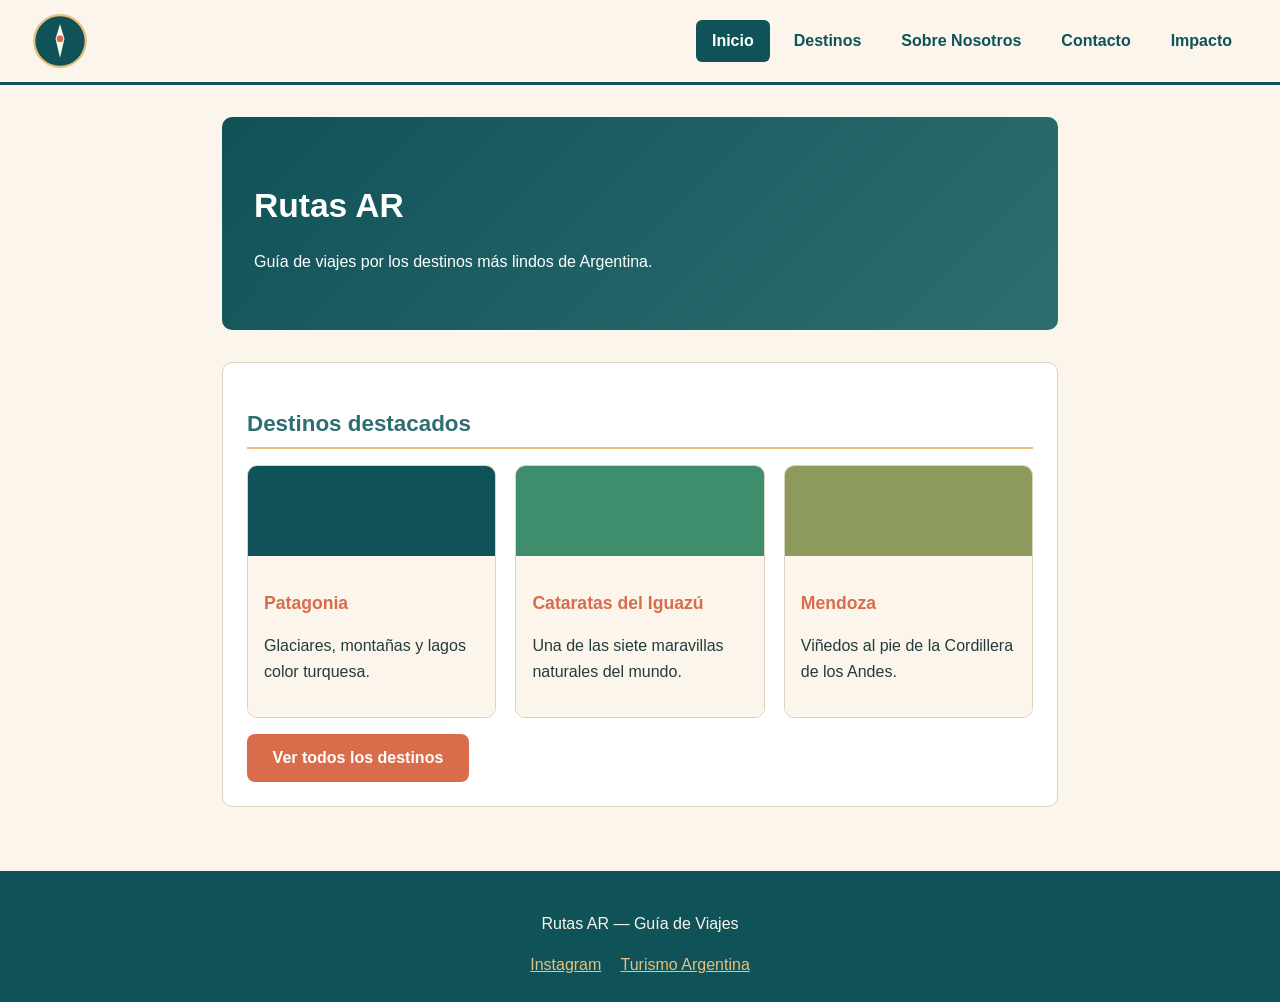
<file: index.html>
<!DOCTYPE html>
<html lang="es">
<head>
  <meta charset="UTF-8">
  <meta name="viewport" content="width=device-width, initial-scale=1.0">
  <title>Rutas AR — Guía de Viajes por Argentina</title>
  <link rel="stylesheet" href="estilos.css">
</head>
<body>

  <header>
    <a href="index.html" class="logo-link" aria-label="Ir al inicio">
      <img src="logo.svg" alt="Logo de Rutas AR">
    </a>
    <nav>
      <ul>
        <li><a href="index.html" class="activo">Inicio</a></li>
        <li><a href="destinos.html">Destinos</a></li>
        <li><a href="sobre-nosotros.html">Sobre Nosotros</a></li>
        <li><a href="contacto.html">Contacto</a></li>
        <li><a href="impacto.html">Impacto</a></li>
      </ul>
    </nav>
  </header>

  <main>
    <div class="hero">
      <h1>Rutas AR</h1>
      <p>Guía de viajes por los destinos más lindos de Argentina.</p>
    </div>

    <section>
      <h2>Destinos destacados</h2>
      <div class="grid-destinos">
        <div class="tarjeta">
          <div class="tarjeta-color bg-1"></div>
          <div class="tarjeta-contenido">
            <h3>Patagonia</h3>
            <p>Glaciares, montañas y lagos color turquesa.</p>
          </div>
        </div>
        <div class="tarjeta">
          <div class="tarjeta-color bg-2"></div>
          <div class="tarjeta-contenido">
            <h3>Cataratas del Iguazú</h3>
            <p>Una de las siete maravillas naturales del mundo.</p>
          </div>
        </div>
        <div class="tarjeta">
          <div class="tarjeta-color bg-3"></div>
          <div class="tarjeta-contenido">
            <h3>Mendoza</h3>
            <p>Viñedos al pie de la Cordillera de los Andes.</p>
          </div>
        </div>
      </div>
      <a href="destinos.html" class="boton">Ver todos los destinos</a>
    </section>
  </main>

  <footer>
    <p>Rutas AR — Guía de Viajes</p>
    <div class="redes">
      <a href="https://www.instagram.com" target="_blank" rel="noopener noreferrer">Instagram</a>
      <a href="https://www.argentina.travel" target="_blank" rel="noopener noreferrer">Turismo Argentina</a>
    </div>
  </footer>

</body>
</html>
</file>
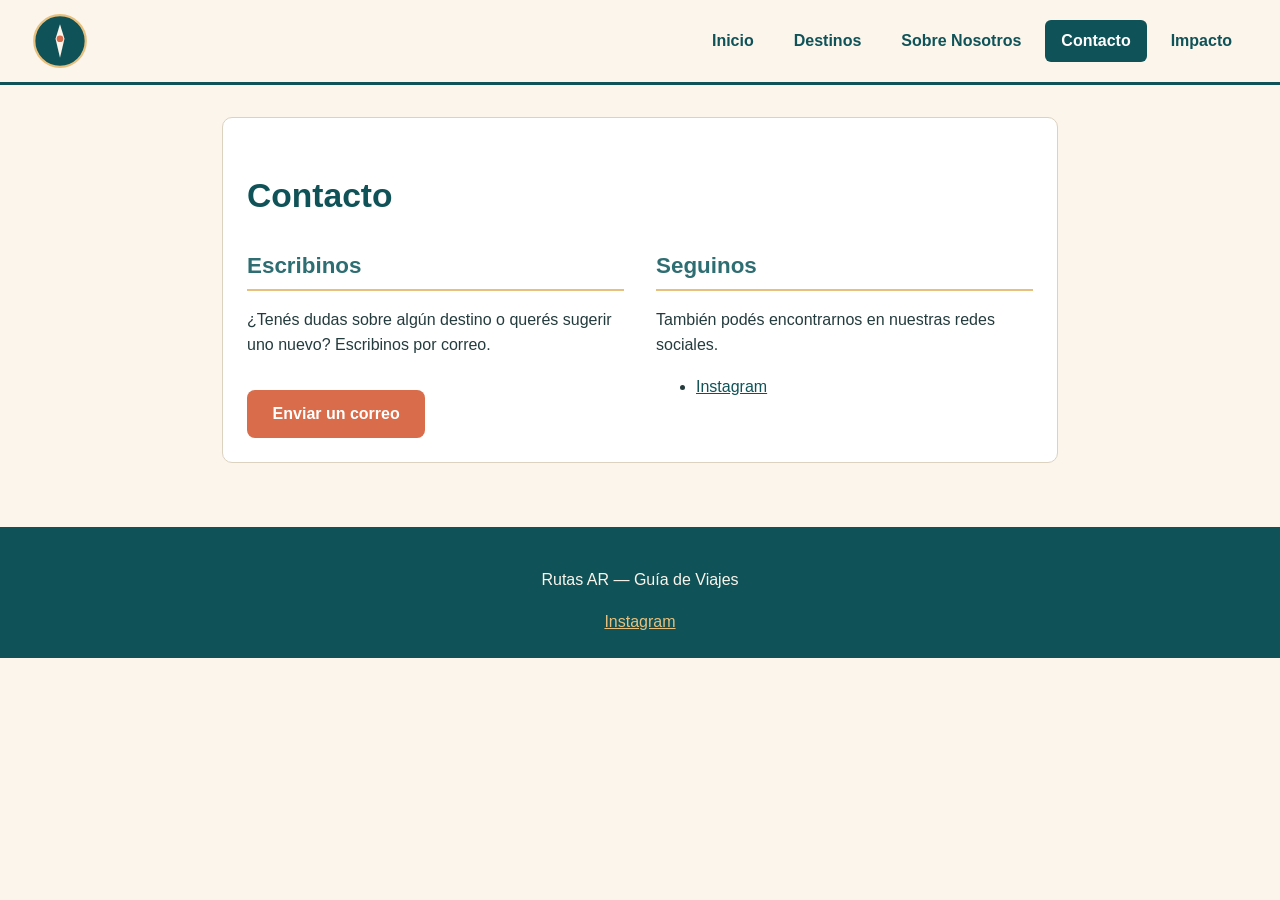
<file: contacto.html>
<!DOCTYPE html>
<html lang="es">
<head>
  <meta charset="UTF-8">
  <meta name="viewport" content="width=device-width, initial-scale=1.0">
  <title>Contacto — Rutas AR</title>
  <link rel="stylesheet" href="estilos.css">
</head>
<body>

  <header>
    <a href="index.html" class="logo-link" aria-label="Ir al inicio">
      <img src="logo.svg" alt="Logo de Rutas AR">
    </a>
    <nav>
      <ul>
        <li><a href="index.html">Inicio</a></li>
        <li><a href="destinos.html">Destinos</a></li>
        <li><a href="sobre-nosotros.html">Sobre Nosotros</a></li>
        <li><a href="contacto.html" class="activo">Contacto</a></li>
        <li><a href="impacto.html">Impacto</a></li>
      </ul>
    </nav>
  </header>

  <main>
    <section>
      <h1>Contacto</h1>
      <div class="contacto-info">
        <div>
          <h2>Escribinos</h2>
          <p>¿Tenés dudas sobre algún destino o querés sugerir uno nuevo? Escribinos por correo.</p>
          <a href="mailto:contacto@rutasar.com?subject=Consulta%20desde%20el%20sitio" class="boton">Enviar un correo</a>
        </div>
        <div>
          <h2>Seguinos</h2>
          <p>También podés encontrarnos en nuestras redes sociales.</p>
          <ul>
            <li><a href="https://www.instagram.com" target="_blank" rel="noopener noreferrer">Instagram</a></li>
            
          </ul>
        </div>
      </div>
    </section>
  </main>

  <footer>
    <p>Rutas AR — Guía de Viajes</p>
    <div class="redes">
      <a href="https://www.instagram.com" target="_blank" rel="noopener noreferrer">Instagram</a>
      
    </div>
  </footer>

</body>
</html>
</file>
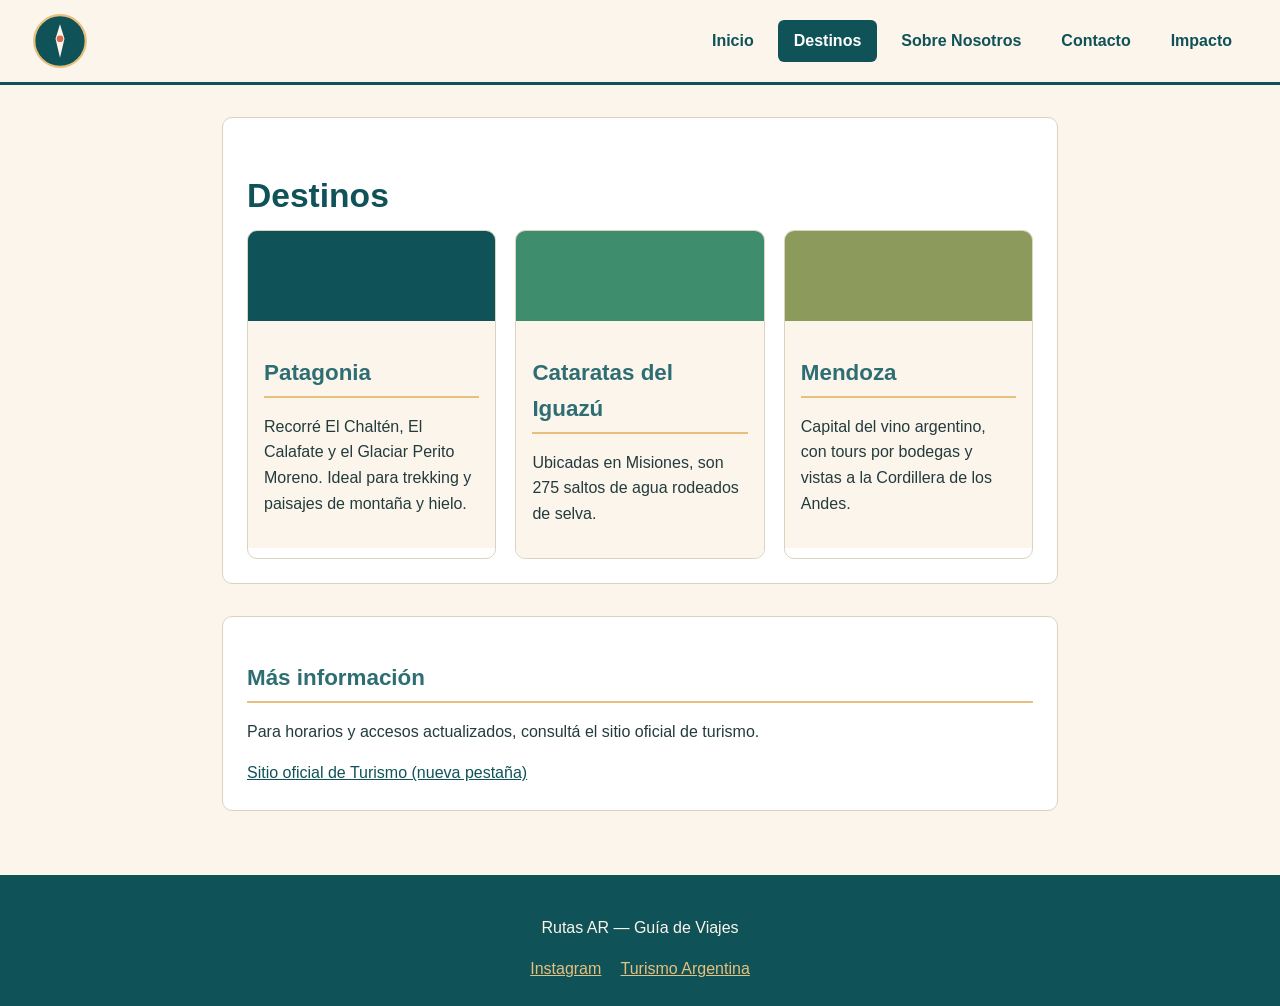
<file: destinos.html>
<!DOCTYPE html>
<html lang="es">
<head>
  <meta charset="UTF-8">
  <meta name="viewport" content="width=device-width, initial-scale=1.0">
  <title>Destinos — Rutas AR</title>
  <link rel="stylesheet" href="estilos.css">
</head>
<body>

  <header>
    <a href="index.html" class="logo-link" aria-label="Ir al inicio">
      <img src="logo.svg" alt="Logo de Rutas AR">
    </a>
    <nav>
      <ul>
        <li><a href="index.html">Inicio</a></li>
        <li><a href="destinos.html" class="activo">Destinos</a></li>
        <li><a href="sobre-nosotros.html">Sobre Nosotros</a></li>
        <li><a href="contacto.html">Contacto</a></li>
        <li><a href="impacto.html">Impacto</a></li>
      </ul>
    </nav>
  </header>

  <main>
    <section>
      <h1>Destinos</h1>
      <div class="grid-destinos">
        <div class="tarjeta">
          <div class="tarjeta-color bg-1"></div>
          <div class="tarjeta-contenido">
            <h2>Patagonia</h2>
            <p>Recorré El Chaltén, El Calafate y el Glaciar Perito Moreno. Ideal para trekking y paisajes de montaña y hielo.</p>
          </div>
        </div>
        <div class="tarjeta">
          <div class="tarjeta-color bg-2"></div>
          <div class="tarjeta-contenido">
            <h2>Cataratas del Iguazú</h2>
            <p>Ubicadas en Misiones, son 275 saltos de agua rodeados de selva.</p>
          </div>
        </div>
        <div class="tarjeta">
          <div class="tarjeta-color bg-3"></div>
          <div class="tarjeta-contenido">
            <h2>Mendoza</h2>
            <p>Capital del vino argentino, con tours por bodegas y vistas a la Cordillera de los Andes.</p>
          </div>
        </div>
      </div>
    </section>

    <section>
      <h2>Más información</h2>
      <p>Para horarios y accesos actualizados, consultá el sitio oficial de turismo.</p>
      <a href="https://www.argentina.gob.ar/turismo" target="_blank" rel="noopener noreferrer">Sitio oficial de Turismo (nueva pestaña)</a>
    </section>
  </main>

  <footer>
    <p>Rutas AR — Guía de Viajes</p>
    <div class="redes">
      <a href="https://www.instagram.com" target="_blank" rel="noopener noreferrer">Instagram</a>
      <a href="https://www.argentina.travel" target="_blank" rel="noopener noreferrer">Turismo Argentina</a>
    </div>
  </footer>

</body>
</html>
</file>
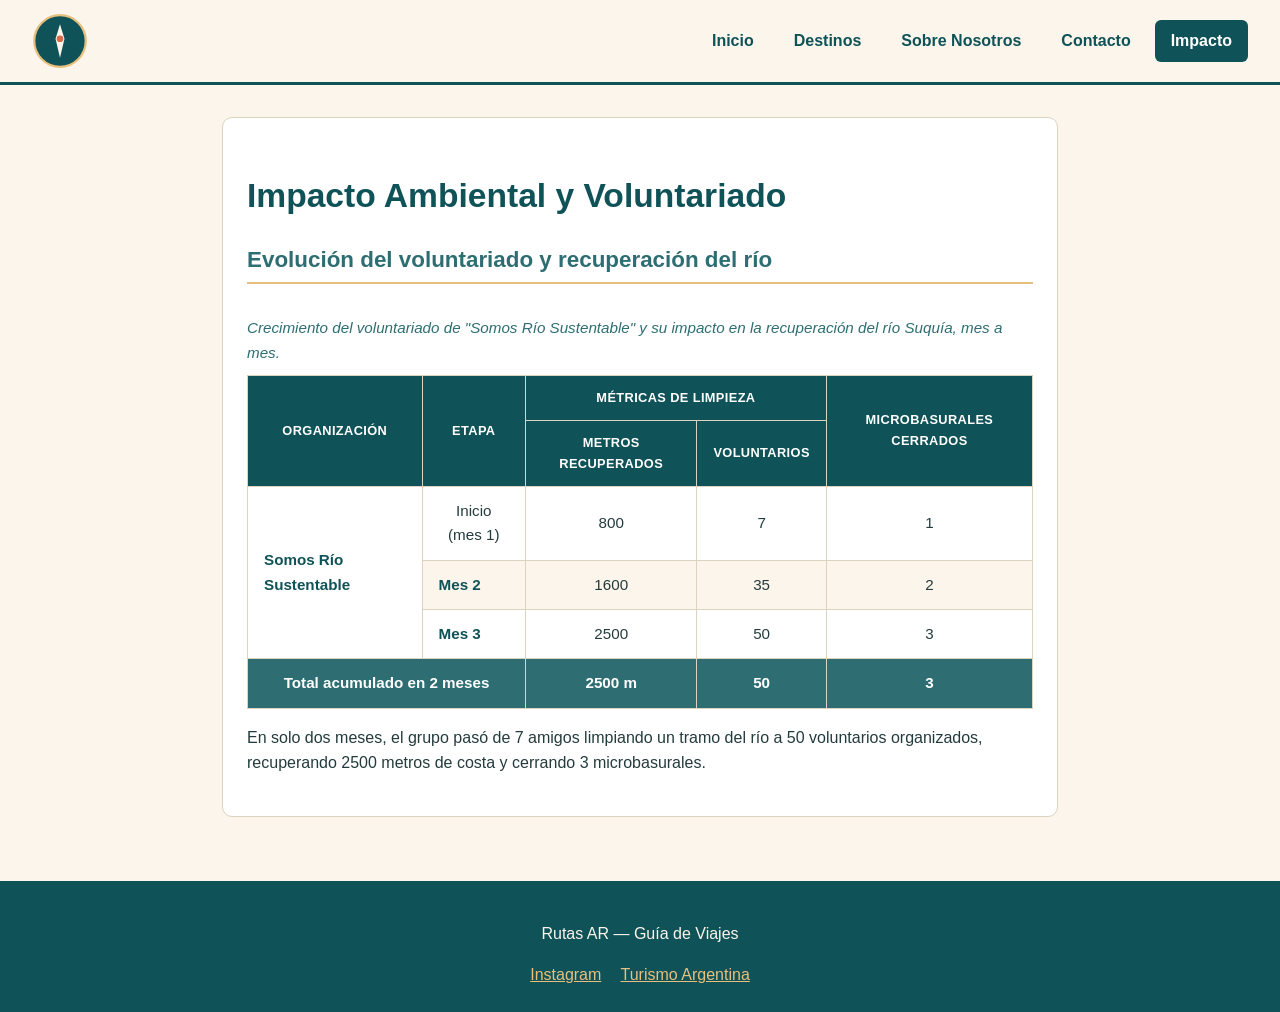
<file: impacto.html>
<!DOCTYPE html>
<html lang="es">
<head>
  <meta charset="UTF-8">
  <meta name="viewport" content="width=device-width, initial-scale=1.0">
  <title>Impacto — Rutas AR</title>
  <link rel="stylesheet" href="estilos.css">
</head>
<body>

  <header>
    <a href="index.html" class="logo-link" aria-label="Ir al inicio">
      <img src="logo.svg" alt="Logo de Rutas AR">
    </a>
    <nav>
      <ul>
        <li><a href="index.html">Inicio</a></li>
        <li><a href="destinos.html">Destinos</a></li>
        <li><a href="sobre-nosotros.html">Sobre Nosotros</a></li>
        <li><a href="contacto.html">Contacto</a></li>
        <li><a href="impacto.html" class="activo">Impacto</a></li>
      </ul>
    </nav>
  </header>

  <main>
    <section>
      <h1>Impacto Ambiental y Voluntariado</h1>
      

      <h2>Evolución del voluntariado y recuperación del río</h2>

      <div class="tabla-wrapper">
        <table>
          <caption>
            Crecimiento del voluntariado de "Somos Río Sustentable" y su impacto en la recuperación del río Suquía, mes a mes.
          </caption>
          <thead>
            <tr>
              <th rowspan="2">Organización</th>
              <th rowspan="2">Etapa</th>
              <th colspan="2">Métricas de Limpieza</th>
              <th rowspan="2">Microbasurales cerrados</th>
            </tr>
            <tr>
              <th>Metros recuperados</th>
              <th>Voluntarios</th>
            </tr>
          </thead>
          <tbody>
            <tr>
              <td rowspan="3">Somos Río Sustentable</td>
              <td>Inicio (mes 1)</td>
              <td>800</td>
              <td>7</td>
              <td>1</td>
            </tr>
            <tr>
              <td>Mes 2</td>
              <td>1600</td>
              <td>35</td>
              <td>2</td>
            </tr>
            <tr>
              <td>Mes 3</td>
              <td>2500</td>
              <td>50</td>
              <td>3</td>
            </tr>
          </tbody>
          <tfoot>
            <tr>
              <td colspan="2">Total acumulado en 2 meses</td>
              <td>2500 m</td>
              <td>50</td>
              <td>3</td>
            </tr>
          </tfoot>
        </table>
      </div>

      <p>En solo dos meses, el grupo pasó de 7 amigos limpiando un tramo del río a 50 voluntarios organizados, recuperando 2500 metros de costa y cerrando 3 microbasurales.</p>
    </section>
  </main>

  <footer>
    <p>Rutas AR — Guía de Viajes</p>
    <div class="redes">
      <a href="https://www.instagram.com" target="_blank" rel="noopener noreferrer">Instagram</a>
      <a href="https://www.argentina.travel" target="_blank" rel="noopener noreferrer">Turismo Argentina</a>
    </div>
  </footer>

</body>
</html>
</file>
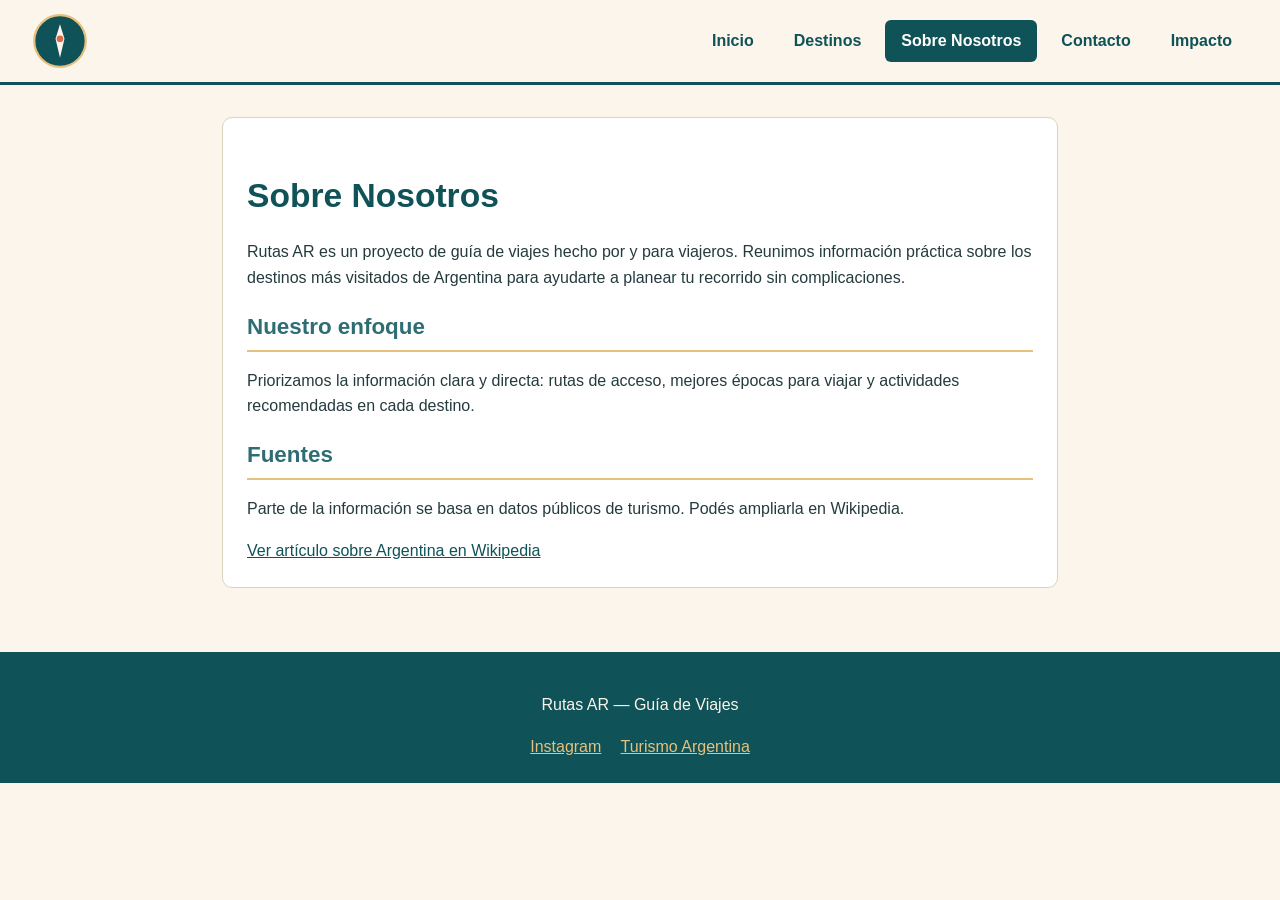
<file: sobre-nosotros.html>
<!DOCTYPE html>
<html lang="es">
<head>
  <meta charset="UTF-8">
  <meta name="viewport" content="width=device-width, initial-scale=1.0">
  <title>Sobre Nosotros — Rutas AR</title>
  <link rel="stylesheet" href="estilos.css">
</head>
<body>

  <header>
    <a href="index.html" class="logo-link" aria-label="Ir al inicio">
      <img src="logo.svg" alt="Logo de Rutas AR">
    </a>
    <nav>
      <ul>
        <li><a href="index.html">Inicio</a></li>
        <li><a href="destinos.html">Destinos</a></li>
        <li><a href="sobre-nosotros.html" class="activo">Sobre Nosotros</a></li>
        <li><a href="contacto.html">Contacto</a></li>
        <li><a href="impacto.html">Impacto</a></li>
      </ul>
    </nav>
  </header>

  <main>
    <section>
      <h1>Sobre Nosotros</h1>
      <p>Rutas AR es un proyecto de guía de viajes hecho por y para viajeros. Reunimos información práctica sobre los destinos más visitados de Argentina para ayudarte a planear tu recorrido sin complicaciones.</p>

      <h2>Nuestro enfoque</h2>
      <p>Priorizamos la información clara y directa: rutas de acceso, mejores épocas para viajar y actividades recomendadas en cada destino.</p>

      <h2>Fuentes</h2>
      <p>Parte de la información se basa en datos públicos de turismo. Podés ampliarla en Wikipedia.</p>
      <a href="https://es.wikipedia.org/wiki/Argentina" target="_blank" rel="noopener noreferrer">Ver artículo sobre Argentina en Wikipedia</a>
    </section>
  </main>

  <footer>
    <p>Rutas AR — Guía de Viajes</p>
    <div class="redes">
      <a href="https://www.instagram.com" target="_blank" rel="noopener noreferrer">Instagram</a>
      <a href="https://www.argentina.travel" target="_blank" rel="noopener noreferrer">Turismo Argentina</a>
    </div>
  </footer>

</body>
</html>
</file>
<file: estilos.css>
/* =========================================
   RUTAS AR — Guía de Viajes (versión simple)
   ========================================= */
:root {
  --color-primario: #0F5257;
  --color-primario-claro: #2E6E73;
  --color-acento: #D96C4A;
  --color-secundario: #E8C07D;
  --color-fondo: #FBF5EC;
  --color-texto: #243B3D;
  --color-visitado: hsl(174, 20%, 45%);
}

* { box-sizing: border-box; }

body {
  margin: 0;
  font-family: "Segoe UI", Verdana, sans-serif;
  color: var(--color-texto);
  background-color: var(--color-fondo);
  line-height: 1.6;
}

img { max-width: 100%; display: block; }

/* ---------- Encabezado y menú (igual en todas las páginas) ---------- */
header {
  background-color: var(--color-fondo);
  border-bottom: 3px solid var(--color-primario);
  padding: 0.8rem 2rem;
  display: flex;
  align-items: center;
  justify-content: space-between;
  flex-wrap: wrap;
}

.logo-link img { width: 56px; height: 56px; }

nav ul {
  list-style: none;
  display: flex;
  gap: 0.5rem;
  margin: 0;
  padding: 0;
  flex-wrap: wrap;
}

nav a {
  display: inline-block;
  padding: 0.5rem 1rem;
  border-radius: 6px;
  font-weight: 600;
}

nav a:link, nav a:visited {
  color: var(--color-primario);
  text-decoration: none;
}

nav a:hover {
  background-color: var(--color-secundario);
  color: var(--color-texto);
  text-decoration: underline;
}

nav a:active {
  background-color: var(--color-acento);
  color: #fff;
}

/* "Usted está aquí" */
nav a.activo {
  background-color: var(--color-primario);
  color: #fff !important;
}

/* ---------- Enlaces generales ---------- */
a:link { color: var(--color-primario); }
a:visited { color: var(--color-visitado); }
a:hover { color: var(--color-acento); text-decoration: underline; }
a:active { color: #A8422A; }

/* Botón simulado */
.boton {
  display: inline-block;
  padding: 0.7rem 1.6rem;
  margin-top: 1rem;
  background-color: var(--color-acento);
  color: #ffffff !important;
  border-radius: 8px;
  text-decoration: none !important;
  font-weight: bold;
}

.boton:hover { background-color: #C25836; }
.boton:active { background-color: #9A4127; }

/* ---------- Estructura ---------- */
main {
  max-width: 900px;
  margin: 0 auto;
  padding: 2rem;
}

section {
  margin-bottom: 2rem;
  padding: 1.5rem;
  border: 1px solid #dcd2c0;
  border-radius: 10px;
  background-color: #ffffff;
}

h1 { font-size: 2.1rem; color: var(--color-primario); margin-bottom: 0.4rem; }
h2 {
  font-size: 1.4rem;
  color: var(--color-primario-claro);
  border-bottom: 2px solid var(--color-secundario);
  padding-bottom: 0.3rem;
  margin-bottom: 1rem;
}
h3 { font-size: 1.1rem; color: var(--color-acento); margin-bottom: 0.3rem; }

.hero {
  background: linear-gradient(135deg, var(--color-primario), var(--color-primario-claro));
  color: #fff;
  border-radius: 10px;
  padding: 2.5rem 2rem;
  margin-bottom: 2rem;
}

.hero h1 { color: #fff; }

/* Tarjetas de destinos (sin imágenes, con color) */
.grid-destinos {
  display: grid;
  grid-template-columns: repeat(auto-fit, minmax(240px, 1fr));
  gap: 1.2rem;
}

.tarjeta {
  border-radius: 10px;
  overflow: hidden;
  border: 1px solid #dcd2c0;
}

.tarjeta-color {
  height: 90px;
}

.tarjeta-contenido { padding: 1rem; background-color: var(--color-fondo); }

.bg-1 { background-color: #0F5257; }
.bg-2 { background-color: #3E8E6E; }
.bg-3 { background-color: #8C9A5B; }

/* ---------- Pie de página ---------- */
footer {
  background-color: var(--color-primario);
  color: var(--color-fondo);
  padding: 1.5rem 2rem;
  text-align: center;
}

footer a:link, footer a:visited { color: var(--color-secundario); }
footer a:hover { color: #ffffff; }

.redes {
  display: flex;
  justify-content: center;
  gap: 1.2rem;
  margin-top: 0.6rem;
  flex-wrap: wrap;
}

.contacto-info { display: flex; gap: 2rem; flex-wrap: wrap; }
.contacto-info > div { flex: 1; min-width: 220px; }

/* ---------- Tabla de impacto (TP5) ---------- */
.tabla-wrapper {
  overflow-x: auto;
}

table {
  width: 100%;
  border-collapse: collapse;
  margin-top: 1rem;
  font-size: 0.95rem;
}

caption {
  caption-side: top;
  text-align: left;
  font-style: italic;
  color: var(--color-primario-claro);
  margin-bottom: 0.6rem;
}

th, td {
  padding: 0.75rem 1rem;
  border: 1px solid #dcd2c0;
  text-align: center;
}

/* Jerarquía visual: encabezados distintos de los datos */
thead th {
  background-color: var(--color-primario);
  color: #ffffff;
  text-transform: uppercase;
  font-size: 0.8rem;
  letter-spacing: 0.03em;
}

tbody td:first-child {
  font-weight: bold;
  color: var(--color-primario);
  text-align: left;
}

/* Cebra: filas alternas */
tbody tr:nth-child(odd) {
  background-color: #ffffff;
}

tbody tr:nth-child(even) {
  background-color: var(--color-fondo);
}

/* Feedback visual al pasar el mouse por una fila */
tbody tr:hover {
  background-color: var(--color-secundario);
}

tfoot td {
  background-color: var(--color-primario-claro);
  color: #ffffff;
  font-weight: bold;
}

@media (max-width: 640px) {
  header { flex-direction: column; align-items: flex-start; }
}
</file>
